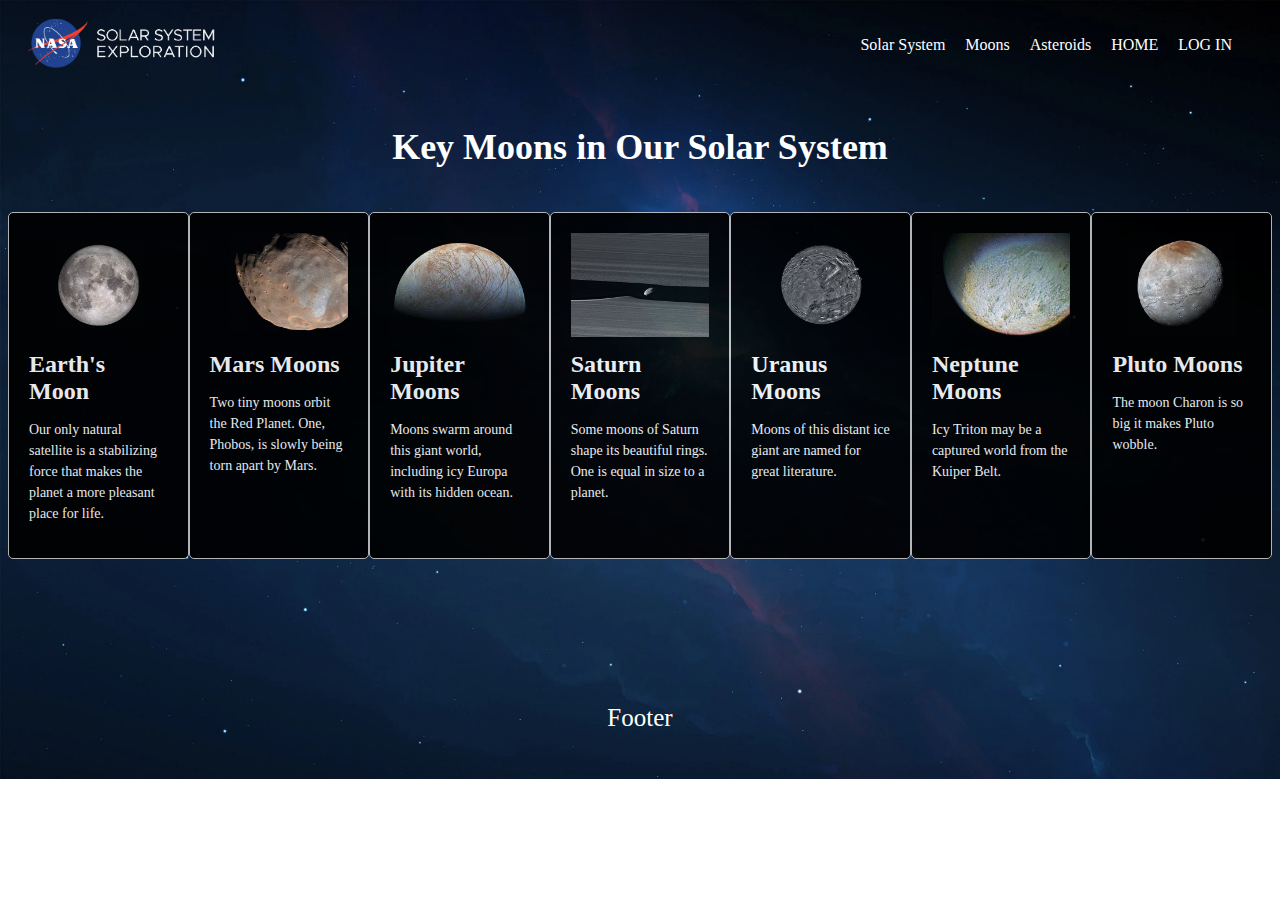
<file: Moon.html>
<!DOCTYPE html>
<html lang="en">
<head>
    <meta charset="UTF-8">
    <meta http-equiv="X-UA-Compatible" content="IE=edge">
    <meta name="viewport" content="width=device-width, initial-scale=1.0">
       <link rel="StyleSheet" href="Style1.css">
    <title>MOON</title>
</head>
<body>
       
    <header>
        <div id="header-logo">
              <a href="Login.html"></a>
            <img src="IMG/logo_nasa_duo@2x.png" alt="image description">
        </div>
        <nav>
            <ul>
                <li><a href="Solarsystem.html">Solar System</a></li>
                <li><a href="#">Moons</a></li>
                <li><a href="#">Asteroids</a></li>
                <li> <a href="Home.html">HOME</a></li>
                 <li> <a href="index.html">LOG IN</a></li>
            </ul>
        </nav>
    </header>

                    <div id="Title">
                        <h1>Key Moons in Our Solar System</h1>
                    </div>
                    
                <div id="card-container">
                    <div class="card" id="Earth">
                    <img src="IMG/emoon_480x360_moonsbydest.jpg">
                    <h3>Earth's Moon</h3>
                    <p>Our only natural satellite is a stabilizing force that makes the planet a more pleasant place for life.</p>
                    </div>
                <div class="card" id="Mars">
                    <img src="IMG/mars_480x360_moonsbydest.jpg">
                    <h3>Mars Moons</h3>
                    <p>Two tiny moons orbit the Red Planet. One, Phobos, is slowly being torn apart by Mars.</p>
                </div>
                <div class="card" id="Jupiter">
                    <img src="IMG/jupiter_480x360_moonsbydest.jpg">
                    <h3>Jupiter Moons</h3>
                    <p>Moons swarm around this giant world, including icy Europa with its hidden ocean.</p>
                </div>
                <div class="card" id="Saturn">
                    <img src="IMG/saturn_480x360_moonsbydest.jpg">
                    <h3>Saturn Moons</h3>
                    <p>Some moons of Saturn shape its beautiful rings. One is equal in size to a planet.</p>
                </div>
                <div class="card" id="Uranus">
                    <img src="IMG/uranus_480x360_moonsbydest.jpg">
                    <h3>Uranus Moons</h3>
                    <p>Moons of this distant ice giant are named for great literature.</p>
                </div>
                <div class="card" id="Neptunee">
                    <img src="IMG/neptune_480x360_moonsbydest.jpg">
                    <h3>Neptune Moons</h3>
                    <p>Icy Triton may be a captured world from the Kuiper Belt.</p>
                </div>
                <div class="card" id="Pluto">
                    <img src="IMG/pluto_480x360_moonsbydest.jpg">
                    <h3>Pluto Moons</h3>
                    <p>The moon Charon is so big it makes Pluto wobble.</p>
                </div>
            </div>


       <div id="footer">
              <p>Footer</p>
       </div>


</body>
</html>
</file>
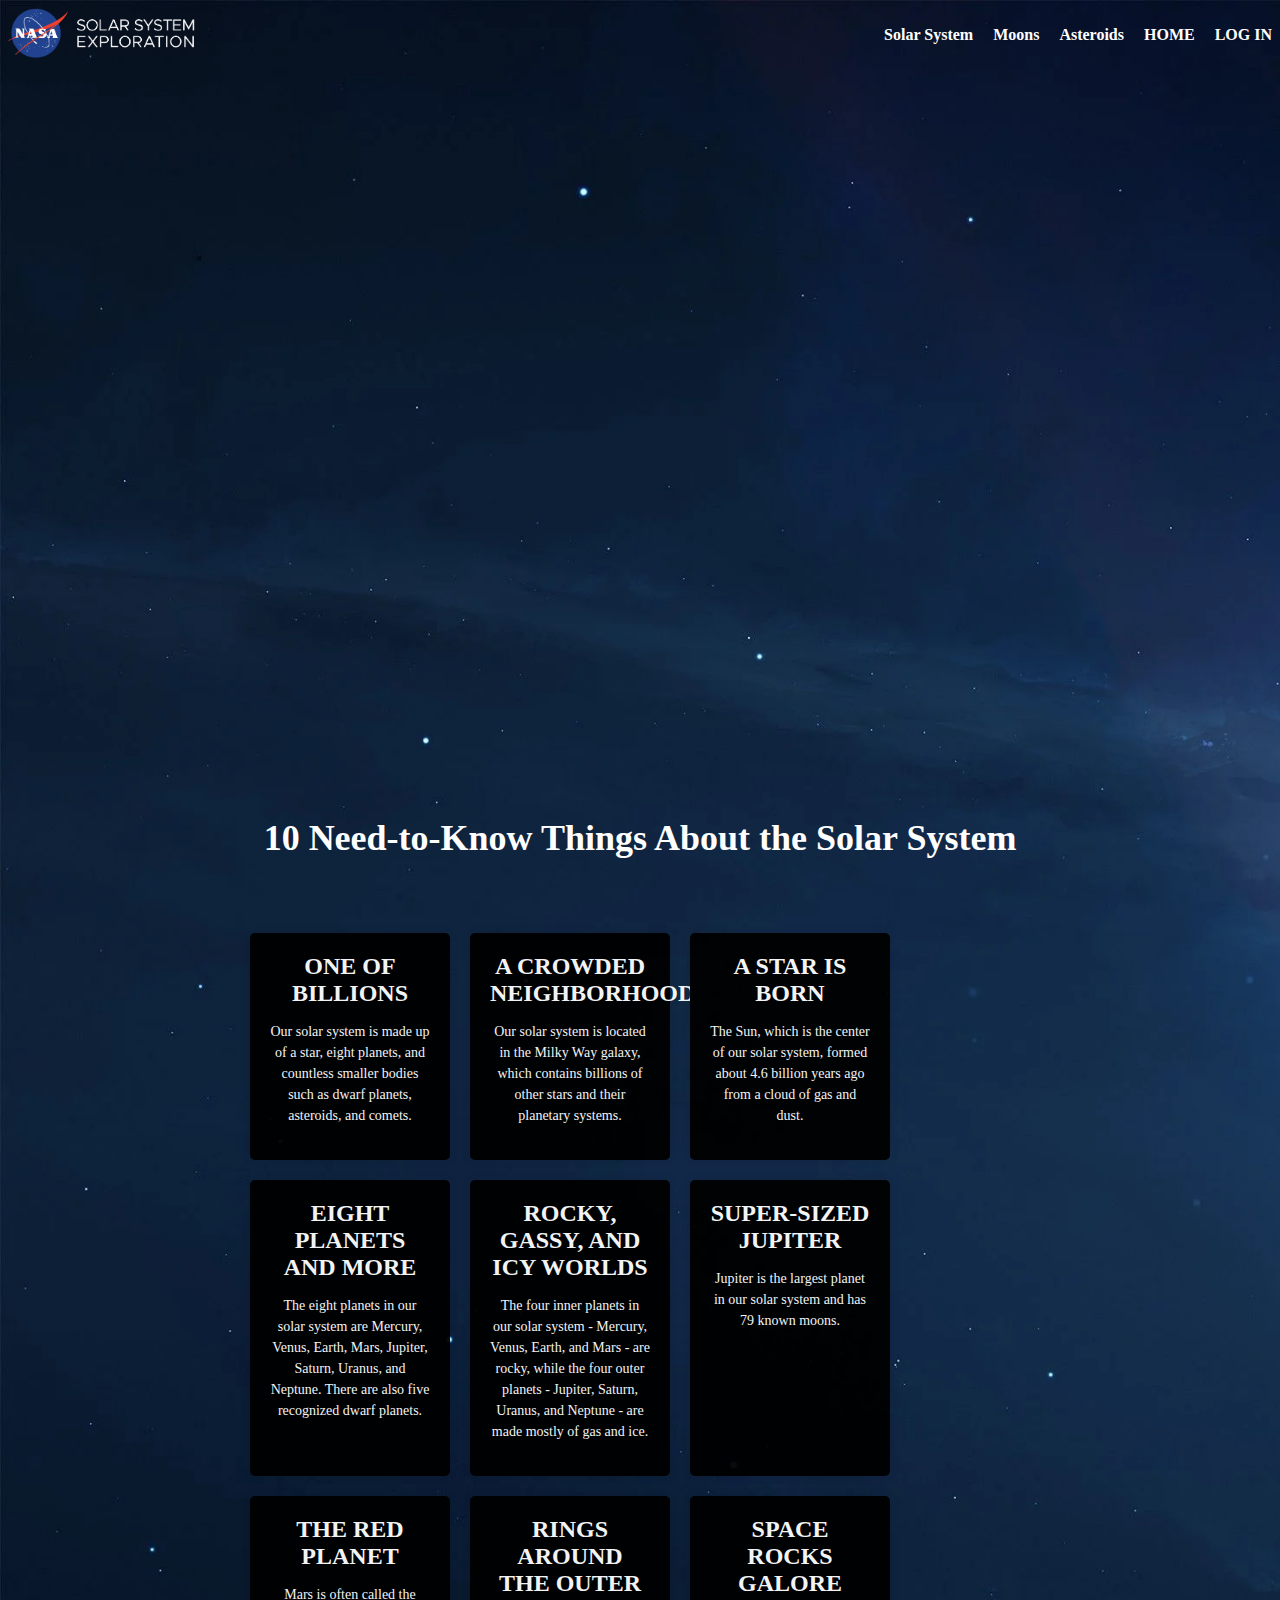
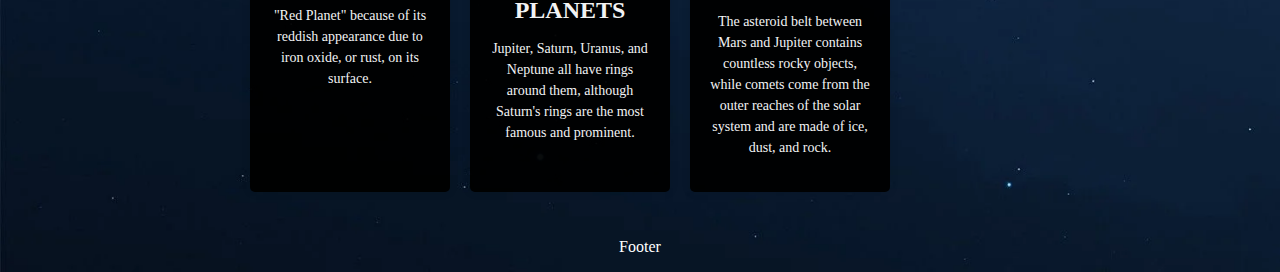
<file: Solarsystem.html>
<!DOCTYPE html>
<html lang="en">
<head>
    <meta charset="UTF-8">
    <meta http-equiv="X-UA-Compatible" content="IE=edge">
    <meta name="viewport" content="width=device-width, initial-scale=1.0">
    <link rel="StyleSheet" href="Style2.css">
    <title>Solar System</title>
</head>
<body>
         <header>
             <section>
                    <div id="header-logo">
                          <a href="Login.html"></a>
                    <img src="IMG/logo_nasa_duo@2x.png" alt="image description">
                    </div>
                    <nav>
                    <ul>
                        <li><a href="#">Solar System</a></li>
                        <li><a href="Moon.html">Moons</a></li>
                        <li><a href="#">Asteroids</a></li>
                        <li> <a href="Home.html">HOME</a></li>
                          <li> <a href="index.html">LOG IN</a></li>
                    </ul>
                    </nav>
             </section>
        </header>   
        
        <section id="Iframe-Solar">
                    <iframe allowfullscreen="true" frameborder="0" src="https://eyes.jpl.nasa.gov/apps/orrery/#/home?close=false"></iframe>
        </section>


        <section id="Title">
             <h1>10 Need-to-Know Things About the Solar System</h1>
        </section>
            <section id="content">
                            <section class="card">
                                <h3>ONE OF BILLIONS</h3>
                                <p>Our solar system is made up of a star, eight planets, and countless smaller bodies such as dwarf planets, asteroids, and comets.</p>
                            </section>
                            
                            <section class="card">
                                <h3>A CROWDED NEIGHBORHOOD</h3>
                                <p>Our solar system is located in the Milky Way galaxy, which contains billions of other stars and their planetary systems.</p>
                            </section>
                            
                            <section class="card">
                                <h3>A STAR IS BORN</h3>
                                <p>The Sun, which is the center of our solar system, formed about 4.6 billion years ago from a cloud of gas and dust.</p>
                            </section>
                            
                            <section class="card">
                                <h3>EIGHT PLANETS AND MORE</h3>
                                <p>The eight planets in our solar system are Mercury, Venus, Earth, Mars, Jupiter, Saturn, Uranus, and Neptune. There are also five recognized dwarf planets.</p>
                            </section>
                            
                            <section class="card">
                                <h3>ROCKY, GASSY, AND ICY WORLDS</h3>
                                <p>The four inner planets in our solar system - Mercury, Venus, Earth, and Mars - are rocky, while the four outer planets - Jupiter, Saturn, Uranus, and Neptune - are made mostly of gas and ice.</p>
                            </section>
                             <section class="card">
                                <h3>SUPER-SIZED JUPITER</h3>
                                <p>Jupiter is the largest planet in our solar system and has 79 known moons.</p>
                            </section>
                            
                            <section class="card">
                                <h3>THE RED PLANET</h3>
                                <p>Mars is often called the "Red Planet" because of its reddish appearance due to iron oxide, or rust, on its surface.</p>
                            </section>
                            
                            <section class="card">
                                <h3>RINGS AROUND THE OUTER PLANETS</h3>
                                <p>Jupiter, Saturn, Uranus, and Neptune all have rings around them, although Saturn's rings are the most famous and prominent.</p>
                            </section>
                            
                            <section class="card">
                                <h3>SPACE ROCKS GALORE</h3>
                                <p>The asteroid belt between Mars and Jupiter contains countless rocky objects, while comets come from the outer reaches of the solar system and are made of ice, dust, and rock.</p>
                            </section>
                        
                </section>
                

         <footer>
                 <p>Footer</p>
          </footer>


</body>
</html>
</file>
<file: Style1.css>
header {
    display: flex;
    justify-content: space-between;
    align-items: center;
    color: #fff;
    padding: 10px 20px;
}

#header-logo img {
    height: 50px;
}

nav ul {
    list-style: none;
    display: flex;
    margin: 0;
    padding: 0;
}

nav li {
    margin-right: 20px;
}

nav a {
    color: #fff;
    text-decoration: none;
}

Body{
     background-image: url("IMG/BGC.webp");
  background-repeat: no-repeat;
   background-size: cover;

}


#card-container {
    display: flex;
    justify-content: space-between;
     opacity: 95%;
    
}

.card {
    flex-basis: 30%;
    padding: 20px;
    border: 1px solid #c5c5c5;
    border-radius: 5px;
    margin-bottom: 20px;
    background-color: black;
     opacity: 95%;
  
}

.card img {
    width: 100%;
    height: auto;
    margin-bottom: 10px;
}

.card h3 {
    margin: 0;
    font-size: 24px;
    Color: white;
}

.card p {
    font-size: 14px;
    line-height: 1.5;
    Color:white;
}

#Title {
    text-align: center;
}

#Title h1 {
    color: #fff;
    font-size: 36px;
    padding: 20px 0;
}

#footer{
    text-align: center;
}

#footer p{
      text-align:center;
   color: white;
   width:100%;
   height:50px;
   font-size: 25px;
   font-weight: 0px;
    padding-top: 100px;
}

.card {
  /* existing styles */
  transition: transform 0.2s ease-out;
}

.card:hover {
  transform: translateY(-10px);
}
</file>
<file: Style2.css>
header section {
  display: flex;
  justify-content: space-between;
  align-items: center;
}

#header-logo img {
  margin-right: auto;
  height: 50px;
}

nav ul {
  display: flex;
  list-style: none;
  margin: 0;
  padding: 0;
}

nav li {
  margin-left: 20px;
}

nav a {
  text-decoration: none;
  color: #ffffff;
  font-weight: bold;
  font-size: 16px;
}

Body{
     background-image: url("IMG/BGC.webp");
  background-repeat: no-repeat;
   background-size: cover;

}


#Iframe-Solar {

  position: relative;
  width: 100%;
  height: 0;
  padding-bottom: 56.25%;

}

#Iframe-Solar iframe {
  position: absolute;
  top: 10px;
  left: 0;
  width: 100%;
  height: 80%;
}

#content {
  max-width: 800px;
  margin: 0 auto;
  padding: 20px;
  display: flex;
  flex-wrap: wrap;
  opacity: 95%;
}

.card {
  background-color: #000000;
  box-shadow: 0px 0px 10px rgba(0, 0, 0, 0.1);
  border-radius: 5px;
  padding: 20px;
  margin: 10px;
  width: 20%;
  text-align: center;
}

.card h3 {
  margin: 0;
  font-size: 24px;
  color: white;
}

.card p {
  font-size: 14px;
  line-height: 1.5;
  color: white;
}

#Title {
    text-align: center;
}

#Title h1 {
    color: #fff;
    font-size: 36px;
    padding: 20px 0;
}

footer{
  float:left;
  text-align:center;
  color: white;
  width:100%;
  height:50px;
}
</file>
